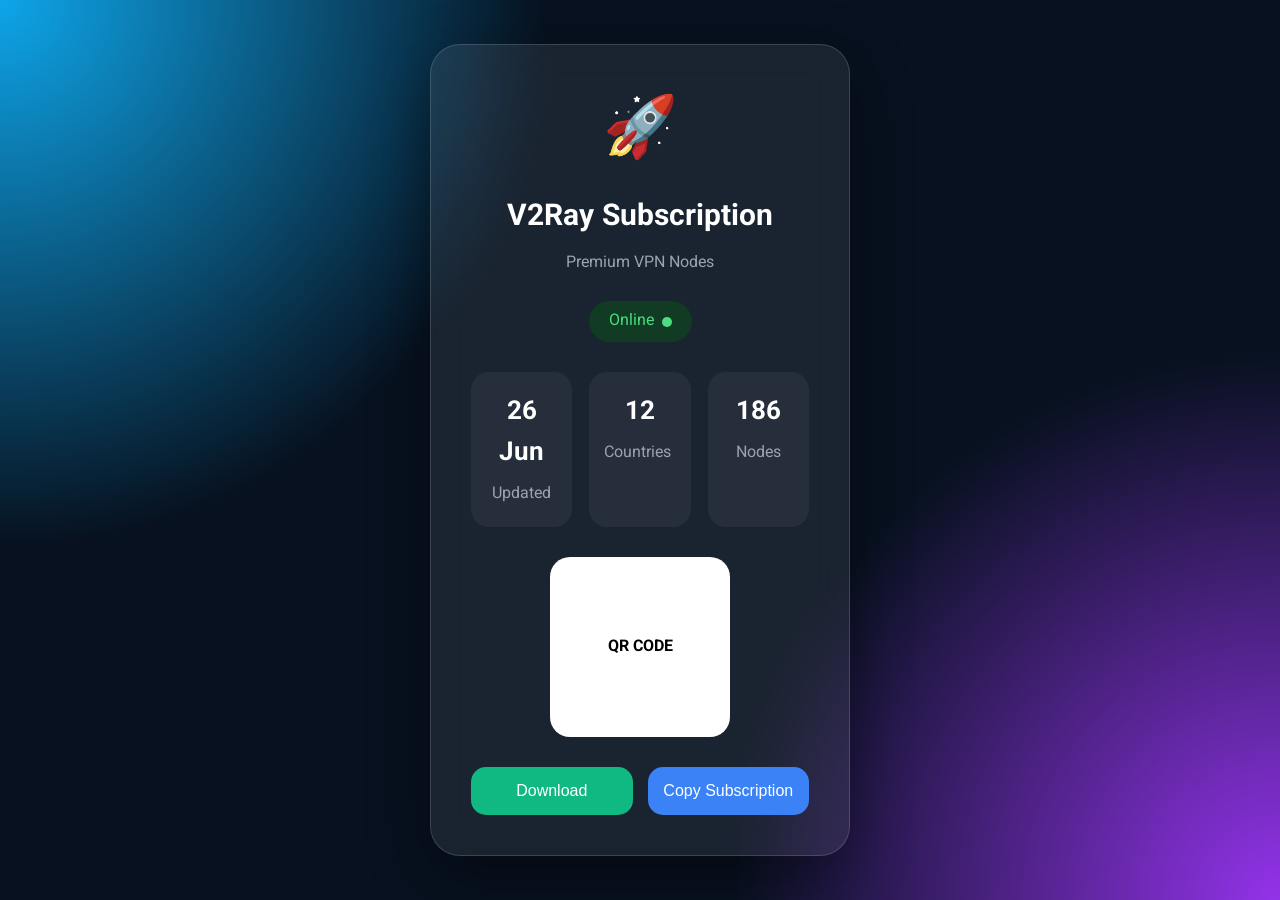
<file: index.html>
<!DOCTYPE html>
<html lang="fa" dir="rtl">

<head>
    <meta charset="UTF-8">
    <meta name="viewport" content="width=device-width, initial-scale=1.0">
    <title>V2Ray Subscription</title>

    <link rel="stylesheet" href="style.css">

    <link href="https://fonts.googleapis.com/css2?family=Vazirmatn:wght@300;400;600;700&display=swap" rel="stylesheet">

</head>

<body>

<div class="background"></div>

<div class="container">

    <div class="card">

        <div class="logo">
            🚀
        </div>

        <h1>V2Ray Subscription</h1>

        <p class="subtitle">
            Premium VPN Nodes
        </p>

        <div class="status">
            <span class="dot"></span>
            Online
        </div>

        <div class="stats">

            <div class="box">
                <h2>186</h2>
                <span>Nodes</span>
            </div>

            <div class="box">
                <h2>12</h2>
                <span>Countries</span>
            </div>

            <div class="box">
                <h2>26 Jun</h2>
                <span>Updated</span>
            </div>

        </div>

        <div class="qr">

            QR CODE

        </div>

        <div class="buttons">

            <button class="copy">
                Copy Subscription
            </button>

            <button class="download">
                Download
            </button>

        </div>

    </div>

</div>

</body>

</html>
</file>
<file: style.css>
*{
    margin:0;
    padding:0;
    box-sizing:border-box;
}

body{

    font-family:Vazirmatn,sans-serif;

    background:#07111f;

    overflow:hidden;

}

.background{

    position:fixed;

    width:100%;

    height:100%;

    background:

    radial-gradient(circle at top left,#0ea5e9 0%,transparent 35%),

    radial-gradient(circle at bottom right,#9333ea 0%,transparent 35%),

    #07111f;

}

.container{

    display:flex;

    justify-content:center;

    align-items:center;

    height:100vh;

}

.card{

    width:420px;

    background:rgba(255,255,255,.08);

    backdrop-filter:blur(18px);

    border:1px solid rgba(255,255,255,.15);

    border-radius:30px;

    padding:40px;

    color:white;

    text-align:center;

    box-shadow:

    0 20px 60px rgba(0,0,0,.4);

}

.logo{

    font-size:60px;

    margin-bottom:15px;

}

h1{

    font-size:30px;

    margin-bottom:10px;

}

.subtitle{

    color:#9ca3af;

    margin-bottom:25px;

}

.status{

    display:inline-flex;

    align-items:center;

    gap:8px;

    background:#113b22;

    color:#4ade80;

    padding:8px 20px;

    border-radius:50px;

    margin-bottom:30px;

}

.dot{

    width:10px;

    height:10px;

    background:#4ade80;

    border-radius:50%;

}

.stats{

    display:flex;

    justify-content:space-between;

    margin-bottom:30px;

}

.box{

    width:30%;

    background:rgba(255,255,255,.05);

    padding:20px;

    border-radius:18px;

}

.box h2{

    font-size:26px;

    margin-bottom:8px;

}

.box span{

    color:#9ca3af;

}

.qr{

    width:180px;

    height:180px;

    margin:auto;

    border-radius:20px;

    background:white;

    color:black;

    display:flex;

    justify-content:center;

    align-items:center;

    margin-bottom:30px;

    font-weight:bold;

}

.buttons{

    display:flex;

    gap:15px;

}

button{

    flex:1;

    border:none;

    padding:15px;

    border-radius:15px;

    cursor:pointer;

    font-size:16px;

    transition:.3s;

}

.copy{

    background:#3b82f6;

    color:white;

}

.download{

    background:#10b981;

    color:white;

}

button:hover{

    transform:translateY(-3px);

}
</file>
